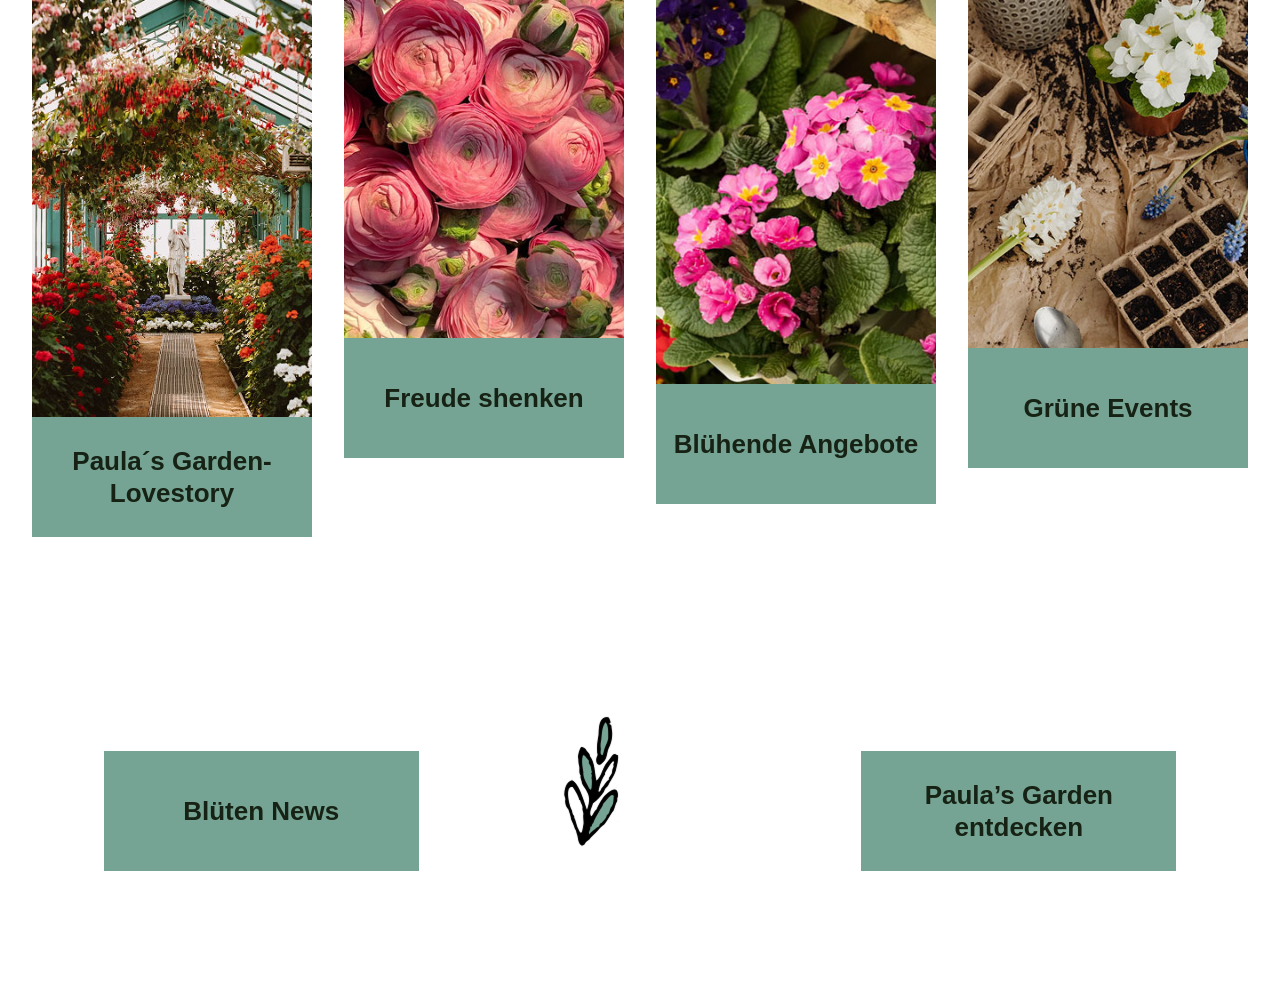
<file: index.html>
<!DOCTYPE html>
<html lang="ru">
<head>
  <meta charset="UTF-8">
  <meta name="viewport" content="width=device-width, initial-scale=1.0">
  <title>Paula’s Garden</title>
    <link rel="manifest" href="manifest.json">

  <style>
    html {
      font-size: 16px; /* 1rem = 16px */
    }

    body {
      margin: 0;
      font-family: 'Montserrat Alternates', sans-serif;
      background: #fff;
    }

    .canvas {
      display: grid;
      grid-template-columns: repeat(4, 1fr);
      grid-template-rows: repeat(2, 0.75fr);
      grid-template-areas:
              "col1 col2 col3 col4"
              "wide wide wide wide";
      gap: 2rem;
      max-width: 85.375rem; /* 1366px */
      margin: 0 auto;
      padding: 2rem;
      padding-top: 0rem;
    }

    @media (max-width: 62rem) { /* < 992px → Tablet */
      .canvas {
        grid-template-columns: repeat(2, 1fr, 1fr, 1fr);
      }
    }

    .col-1{
      grid-area: col1;
    }

    .col-2{
      grid-area: col2;
    }

    .col-3{
      grid-area: col3;
    }

    .col-4{
      grid-area: col4;
    }

    .zeile-2{
      grid-area: wide;
      display: flex;
      justify-content: space-around;
      align-items: end;
    }

    .card-img {
      width: 100%;
      max-width: 19.6875rem; /* 315px */
      height: auto;
      object-fit: cover;
      display: block;
    }

    .card-green {
      width: 100%;
      max-width: 19.6875rem;
      height: 7.5rem; /* 120px */
      display: flex;
      align-items: center;
      justify-content: center;
      text-align: center;
      background: #75A394;
      backdrop-filter: blur(0.625rem);
      transition: transform 0.3s ease, box-shadow 0.3s ease;
    }

    .card-green:hover {
      transform: scale(1.05);
      box-shadow: 0 0.5rem 1.25rem rgba(0,0,0,0.25);
    }

    .card-text a {
      color: #162214;
      text-decoration: none;
      font-size: 1.625rem; /* 26px */
      font-weight: 600;
      line-height: 2rem;
    }

    .card-text a:hover {
      color: #FBEBD0;
    }

    .small-img {
      width: 9.75rem; /* 156px */
      height: auto;
      margin-top: auto;
    }
  </style>
</head>
<body>

<div class="canvas">

  <!-- Spalte 1 -->
  <div class="col-1">
    <img class="card-img" src="img/Startseite/image-41.jpg" alt="Image"/>
    <div class=" card-green">
      <div class="card-text"><a href="paulas_lovestory.html">Paula´s Garden-Lovestory</a></div>
    </div>
  </div>

  <!-- Spalte 2 -->

    <div class="col-2">
    <img class="card-img" src="img/Startseite/image-69.jpg" alt="Image"/>
    <div class=" card-green">
      <div class="card-text"><a href="freude_schenken.html">Freude shenken</a></div>
    </div>
    </div>
    <div class="col-3">
    <img class="card-img" src="img/Startseite/image-37.jpg" alt="Image"/>
    <div class="card-green">
      <div class="card-text"><a href="bluehende_angebote.html">Blühende Angebote</a></div>
    </div>
    </div>




  <!-- Spalte 3 -->
  <div class="col-4">
    <img class="card-img" src="img/Startseite/image-34.jpg" alt="Image"/>
    <div class=" card-green">
      <div class="card-text"><a href="gruene events.html">Grüne Events</a></div>
    </div>

  </div>


  <div class="zeile-2">
  <div class="card-green ">
    <div class="card-text"><a href="blueten_news/.html">Blüten News</a></div>
  </div>
    <div >
  <img class="small-img" src="img/Startseite/Logo 1.png" alt="Small"/>
    </div>
  <div class="card-green ">
    <div class="card-text"><a href="pg_entdecken.html">Paula’s Garden entdecken</a></div>
  </div>
  </div>
</div>

</body>
</html>
</file>
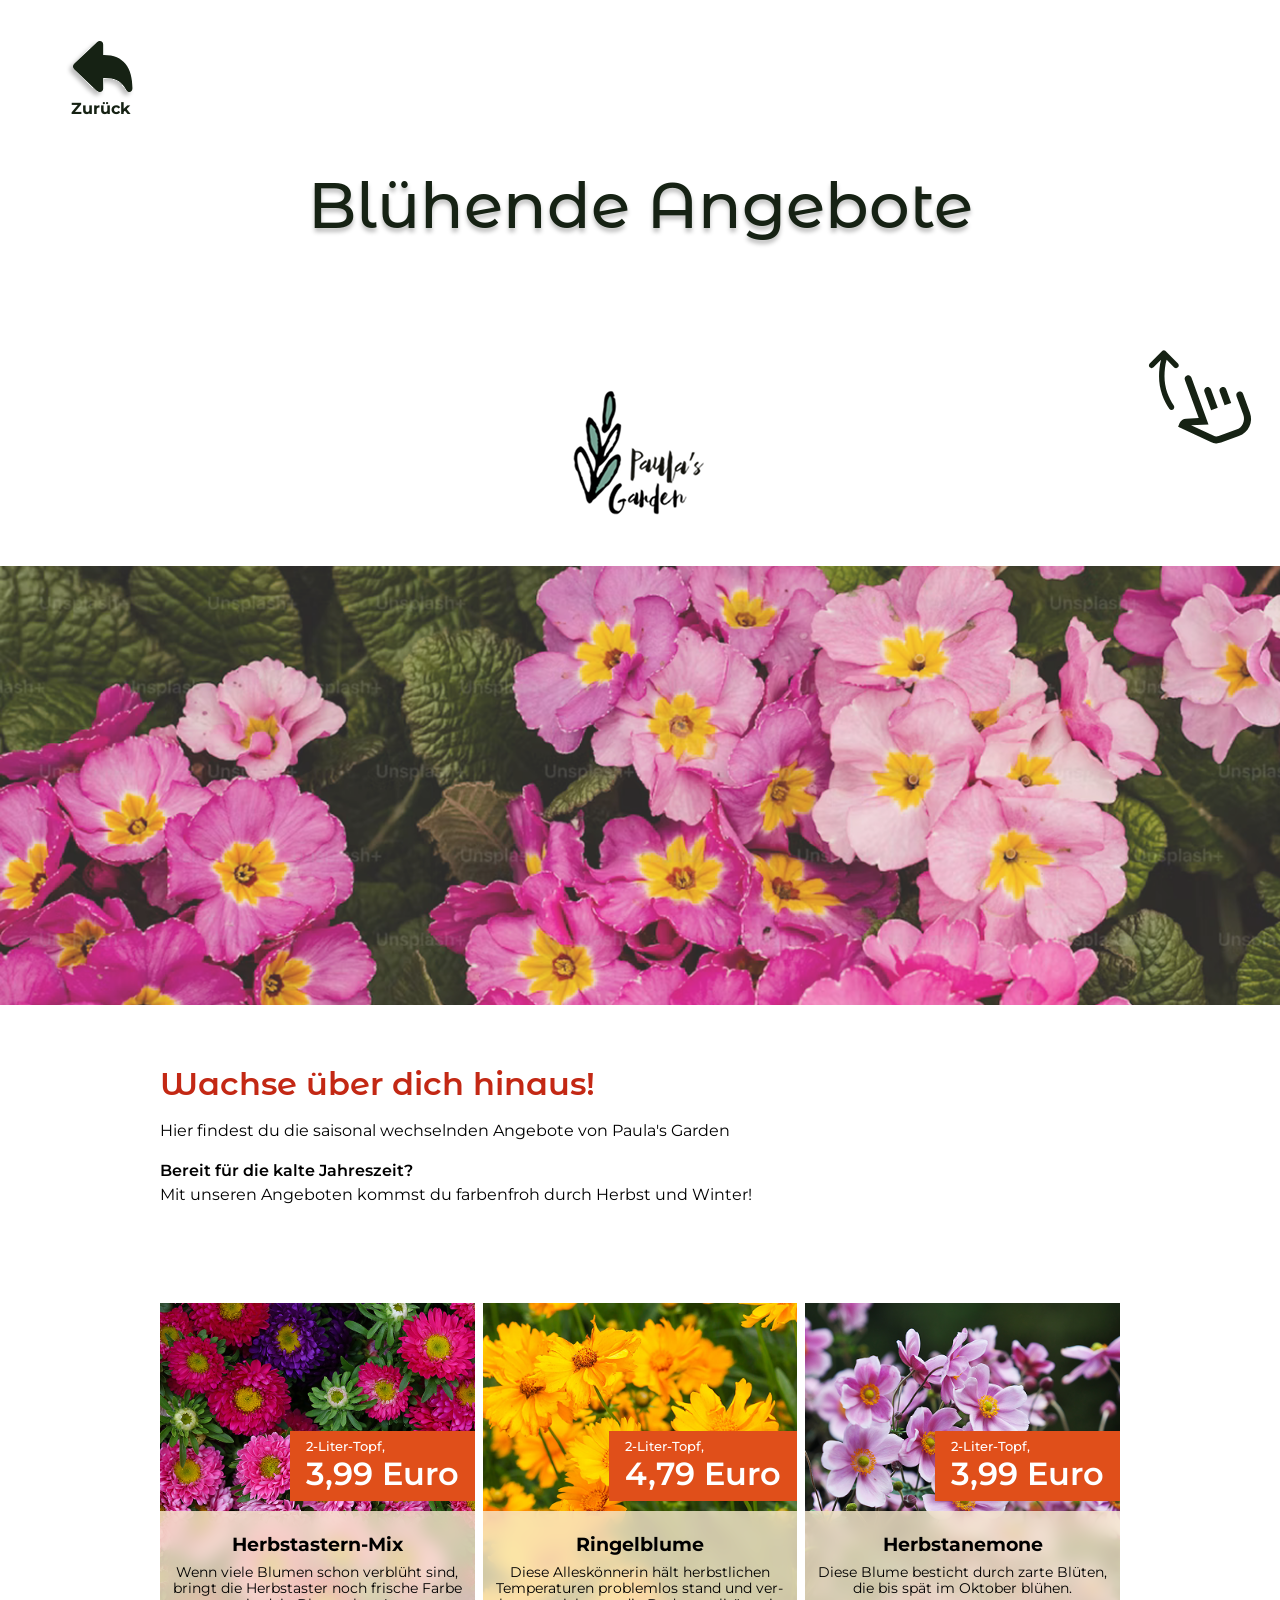
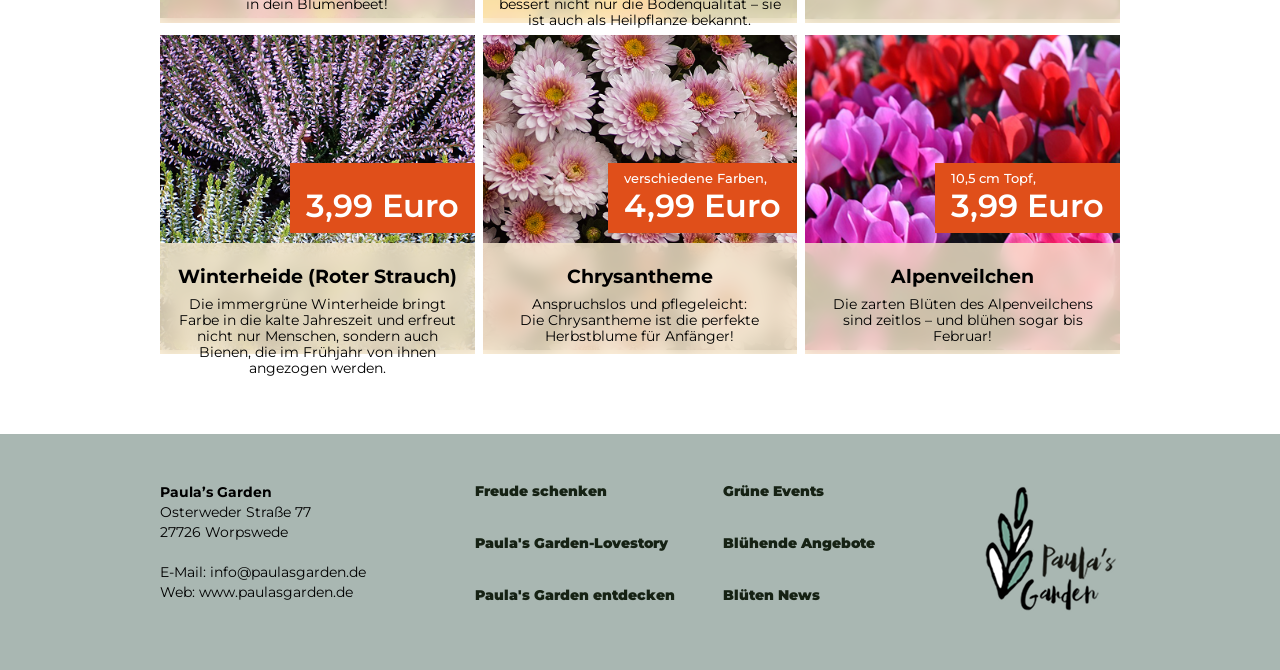
<file: bluehende_angebote.html>
<!DOCTYPE html>
<html lang="de">
<head>
  <meta charset="UTF-8">
  <meta name="viewport" content="width=device-width, initial-scale=1.0">
  <title>Blühende Angebote</title>
  <link href="https://fonts.googleapis.com/css2?family=Montserrat:wght@400;600&family=Montserrat+Alternates:wght@500;600&display=swap" rel="stylesheet">
  <style>
    html { font-size: 16px; }
    body {
      font-family: 'Montserrat', sans-serif;
      background: #fff;
      color: #000;
      max-width: 85.375rem; /* 1366px */
      margin: 0 auto;
    }

    .container {
      display: grid;
      grid-template-columns:  1fr 2fr 2fr 2fr 1fr;
      grid-template-rows: auto 14rem 14rem auto auto auto 1fr auto;
      grid-template-areas:
              "back . . . ."
              ". zag zag zag ."
              ". . log . icon"
              "wide wide wide wide wide"
              ". sect sect sect ."
              ". sect2 sect2 sect2 ."
              ". sect3 sect3 sect3 ."
              ". foot foot foot .";
      gap: 0;
    }

    /* Grid Areas */
    .back-button {
      display: flex;
      grid-area: back;
      flex-direction: column;
      justify-content: center;
      align-items: center;
      padding-top: 2.5rem;
      padding-left: 2.5rem;
    }

    a {
      text-decoration: none;
      font-family: 'Montserrat', sans-serif;
      color: #162214;
      font-weight: bolder;

    }
    h1 {
      grid-area: zag;
      font-family: 'Montserrat Alternates', sans-serif;
      font-size: 4rem;
      font-weight: 500;
      color: #162214;
      text-shadow: 0 0.25rem 0.25rem rgba(0,0,0,0.25);
      margin-top: 3rem;
      text-align: center;
    }

    .logo{
      display: flex;
      grid-area: log;
      justify-self:  center;
      align-self:  center;
    }
    .swipe{
      display: flex;
      grid-area: icon;
      justify-self:  center;
    }

    .background {
      grid-area: wide;
      width: 100%;
      margin: 0 auto;
    }

    .background_section {
      display: grid;
      grid-row: 4/5;
      grid-column: 1/-1;
      padding: 2rem 2rem;
      z-index: 1;
      background-color: #D6D3CC33;
      margin: 0;
    }

    .section {
      grid-area: sect;
      padding-top: 2rem;
      padding-bottom: 0;
      z-index: 2;
      margin: 0;
    }

    .section2 {
      grid-area: sect2;
      padding-top: 5rem;
      padding-bottom: 0.5rem;
      z-index: 2;
      margin: 0;
      display: grid;
      grid-template-columns: repeat(3, auto);
      gap: 0.5rem;
    }


    .section3 {
      grid-area: sect3;
      padding-top: 0.25rem;
      padding-bottom: 5rem;
      z-index: 2;
      margin: 0;
      display: grid;
      grid-template-columns: repeat(3, auto);
      gap: 0.5rem;
    }

    .section3 img {
      max-width: 332px;
    }

    .footer_bg {
      grid-row: 8/9;
      grid-column: 1/-1;
      background: #A9B7B2;
    }

    footer {
      grid-area: foot;
      justify-content: space-around;
      padding-top: 3rem;
      padding-bottom: 3rem;
    }

    /* Typografie */
    .section h2 {
      font-family: 'Montserrat Alternates', sans-serif;
      font-size: 2rem;
      font-weight: 600;
      color: #C32814;
      margin-bottom: 1rem;
    }
    .section p { font-size: 1rem; line-height: 1.5rem; margin-bottom: 1rem; }
    .section strong { font-weight: 600; }

    /* Footer */
    .footer-grid {
      display: flex;
      justify-content: space-between;

    }
    .footer-info {
      font-size: 0.875rem;
      line-height: 1.25rem;
    }

    .footer-links {
      display: grid;
      grid-template-columns: repeat(2, auto);
      column-gap: 3rem;
      row-gap: 1rem;
      font-size: 0.875rem;

      font-weight: 600;
    }


    .img-wrapper {
      position: relative;
      max-width: 332px;
    }

    .img-wrapper img {
      width: 100%;
    }
    .price-tag {
      position: absolute;
      top: 8rem;
      right: 0;
      background: #E04F1A;
      color: #fff;
      padding: 0.5rem 1rem;
      font-weight: 500;
      font-size: 0.8rem;
      z-index: 2;
      opacity: 1;
      transform: translateY(0);
      transition: all 0.3s ease;
    }

    h4{
      font-size: 1.2rem;
      margin-bottom: 0.5rem;
      margin-top: 0.5rem;
    }
    .price{
      font-size: 2rem;
      font-weight: 600;
    }

    .img-text {
      text-align: center;
      position: absolute;
      top: 13rem;
      bottom: 0;
      left: 0;
      right: 0;
      background: #FBEBD0CC ;
      color: #000000;
      font-size: 0.85rem;
      padding: 0.8rem;
      opacity: 1;
      
      transition: all 0.3s ease;
      backdrop-filter: blur(8px);
    }
    .img-text p {
      margin-top: 0;
    }

    .img-wrapper:hover .img-text,
    .img-wrapper:hover .price-tag,
    .img-wrapper.active .img-text,
    .img-wrapper.active .price-tag {
      opacity: 1;
      transform: translateY(0);
    }


    /* Responsive */
    @media (max-width: 62rem) {
      .section { grid-template-columns: 1fr; }
      .footer-grid { grid-template-columns: 1fr; }
      .footer-links { grid-template-columns: 1fr; }
    }
  </style>
</head>
<body>

<div class="container">
  <div class="back-button">
    <img src="img/lovestory/Vector.svg" alt="Zurück">
    <a href="index.html">Zurück</a>
  </div>
  <h1>Blühende Angebote</h1>

  <img src="img/lovestory/Logo 1.png" alt="Logo" class="logo">
  <img src="img/lovestory/Frame.svg" alt="Swipe" class="swipe">

  <img class="background" src="img/bluehende_angebote/image 9.png" alt="Hero Bild">



  <div class="background_section"></div>

  <section class="section">
   <h2>Wachse über dich hinaus!</h2>
    <p>Hier findest du die saisonal wechselnden Angebote von Paula's Garden</p>
    <p><strong>Bereit für die kalte Jahreszeit?</strong> <br>
      Mit unseren Angeboten kommst du farbenfroh durch Herbst und Winter!</p>

  </section>
  <section class="section2">
    <div class="img-wrapper">
      <img src="img/bluehende_angebote/Herbstastern.png" alt="Herbstastern">
      <div class="price-tag">2-Liter-Topf, <br> <span class="price"> 3,99 Euro</span></div>
      <div class="img-text">
        <h4>Herbstastern-Mix</h4>
        <p>Wenn viele Blumen schon verblüht sind,<br> bringt die Herbstaster noch frische Farbe<br> in dein Blumenbeet!</p>
      </div>
    </div>

    <div class="img-wrapper">
      <img src="img/bluehende_angebote/image 72.png" alt="Ringelblume">
      <div class="price-tag">2-Liter-Topf,<br> <span class="price"> 4,79 Euro</span></div>
      <div class="img-text">
        <h4>Ringelblume</h4>
        <p>Diese Alleskönnerin hält herbstlichen Temperaturen problemlos stand und ver-bessert nicht nur die Bodenqualität – sie
          ist auch als Heilpflanze bekannt.</p>
      </div>
    </div>

    <div class="img-wrapper">
      <img src="img/bluehende_angebote/Herbstanemone 2.png" alt="Herbstanemone">
      <div class="price-tag">2-Liter-Topf, <br> <span class="price"> 3,99 Euro</span></div>
      <div class="img-text">
        <h4>Herbstanemone</h4>
        <p>Diese Blume besticht durch zarte Blüten, die bis spät im Oktober blühen.</p>
      </div>
    </div>

  </section>

    <section class="section3">
      <div class="img-wrapper">
        <img src="img/bluehende_angebote/image 53.png" alt="Winterheide" >
        <div class="price-tag"> <br> <span class="price"> 3,99 Euro</span></div>
        <div class="img-text">
          <h4>Winterheide (Roter Strauch)</h4>
          <p>Die immergrüne Winterheide bringt Farbe in die kalte Jahreszeit und erfreut nicht
            nur Menschen, sondern auch Bienen, die
            im Frühjahr von ihnen angezogen werden.</p>
        </div>
      </div>

      <div class="img-wrapper">
        <img src="img/bluehende_angebote/Chrysantheme-1.png" alt="Chrysanteme" >
        <div class="price-tag">verschiedene Farben, <br> <span class="price">4,99 Euro</span></div>
        <div class="img-text">
          <h4>Chrysantheme</h4>
          <p>Anspruchslos und pflegeleicht: <br> Die Chrysantheme ist die perfekte Herbstblume für Anfänger!</p>
        </div>
      </div>

      <div class="img-wrapper">
        <img src="img/bluehende_angebote/image 59.png" alt="Alpenveilchen" >
        <div class="price-tag">10,5 cm Topf, <br>  <span class="price">3,99 Euro</span> </div>
        <div class="img-text">
          <h4>Alpenveilchen</h4>
          <p>Die zarten Blüten des Alpenveilchens sind zeitlos – und blühen sogar bis Februar!</p>
        </div>
      </div>

    </section>

  <div class="footer_bg"></div>
  <footer>
    <div class="footer-grid">
      <div class="footer-info">
        <strong>Paula’s Garden</strong><br>
        Osterweder Straße 77<br>
        27726 Worpswede<br><br>
        E-Mail: info@paulasgarden.de<br>
        Web: www.paulasgarden.de
      </div>
      <div class="footer-links">
        <a href="freude_schenken.html">Freude schenken</a>
        <a href="gruene events.html">Grüne Events</a>
        <a href="paulas_lovestory.html">Paula's Garden-Lovestory</a>
        <a href="bluehende_angebote.html">Blühende Angebote</a>
        <a href="">Paula's Garden entdecken</a>
        <a href="">Blüten News</a>
      </div>
      <div class="footer-logo">
        <img src="img/lovestory/Logo 1.png" alt="Logo">
      </div>
    </div>
  </footer>
</div>
</body>
</html>
</file>
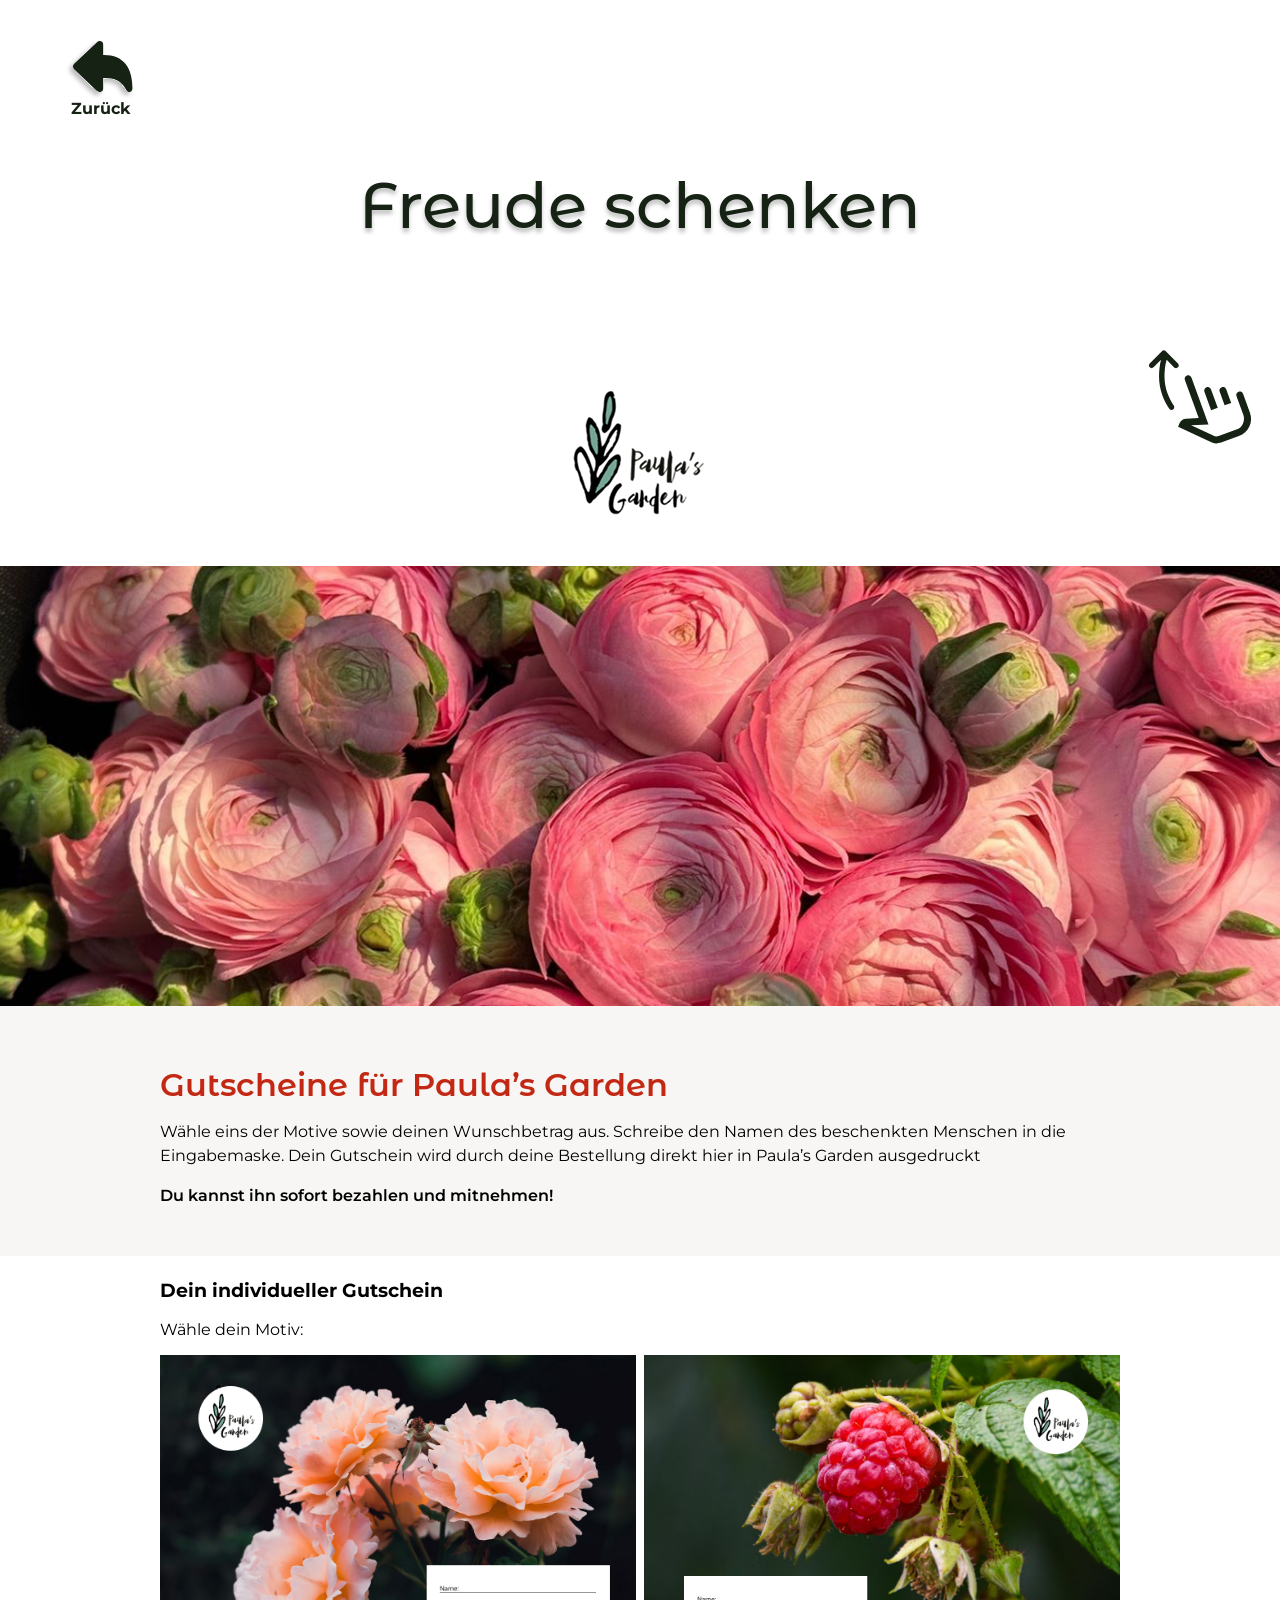
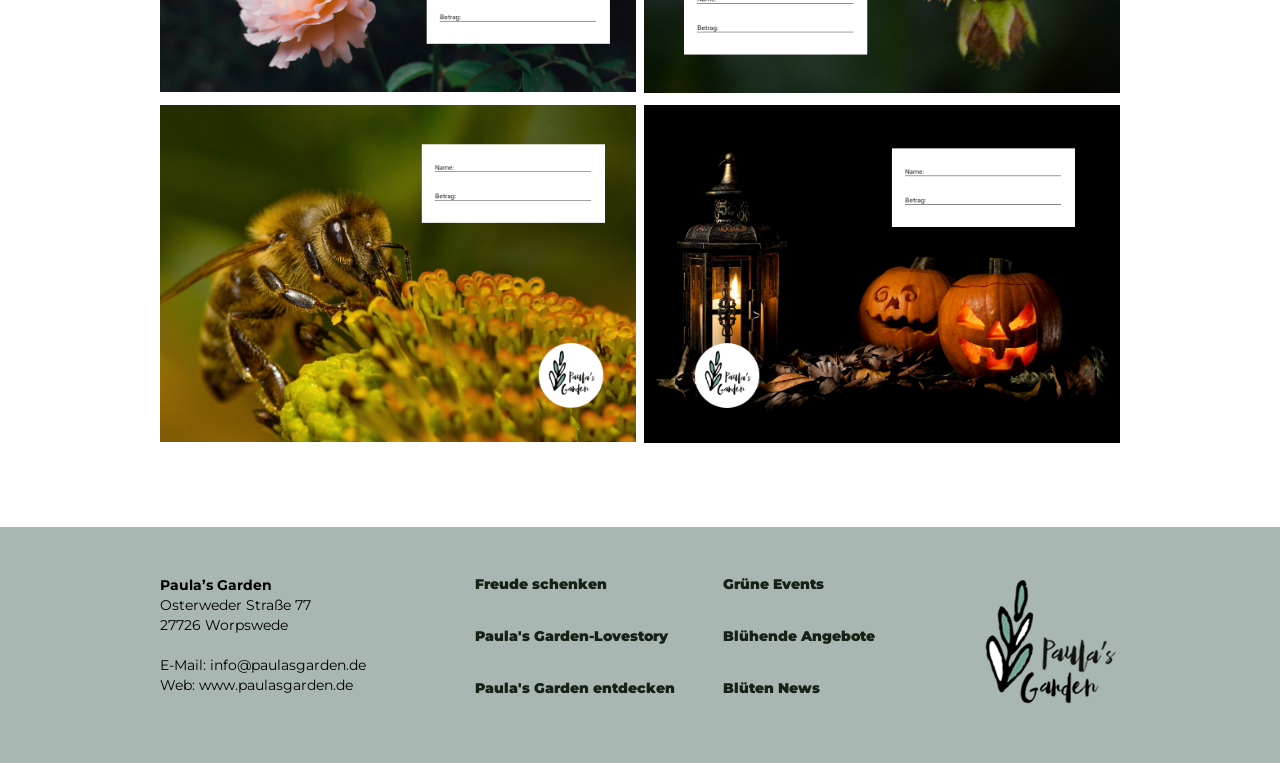
<file: freude_schenken.html>
<!DOCTYPE html>
<html lang="de">
<head>
  <meta charset="UTF-8">
  <meta name="viewport" content="width=device-width, initial-scale=1.0">
  <title>Freude schenken</title>
  <link href="https://fonts.googleapis.com/css2?family=Montserrat:wght@400;600&family=Montserrat+Alternates:wght@500;600&display=swap" rel="stylesheet">
  <style>
    html { font-size: 16px; }
    body {
      font-family: 'Montserrat', sans-serif;
      background: #fff;
      color: #000;
      max-width: 85.375rem; /* 1366px */
      margin: 0 auto;
    }

    .container {
      display: grid;
      grid-template-columns:  1fr 2fr 2fr 2fr 1fr;
      grid-template-rows: auto 14rem 14rem auto auto auto 1fr auto;
      grid-template-areas:
              "back . . . ."
              ". zag zag zag ."
              ". . log . icon"
              "wide wide wide wide wide"
              ". sect sect sect ."
              ". sect1 sect1 sect1 ."
              ". sect2 sect2 sect2 ."
              ". sect3 sect3 sect3 ."
              ". foot foot foot .";
      gap: 0;
    }

    /* Grid Areas */
    .back-button {
      display: flex;
      grid-area: back;
      flex-direction: column;
      justify-content: center;
      align-items: center;
      padding-top: 2.5rem;
      padding-left: 2.5rem;
    }

    a {
      text-decoration: none;
      font-family: 'Montserrat', sans-serif;
      color: #162214;
      font-weight: bolder;

    }
    h1 {
      grid-area: zag;
      font-family: 'Montserrat Alternates', sans-serif;
      font-size: 4rem;
      font-weight: 500;
      color: #162214;
      text-shadow: 0 0.25rem 0.25rem rgba(0,0,0,0.25);
      margin-top: 3rem;
      text-align: center;
    }

    .logo{
      display: flex;
      grid-area: log;
      justify-self:  center;
      align-self:  center;
    }
    .swipe{
      display: flex;
      grid-area: icon;
      justify-self:  center;
    }

    .background {
      grid-area: wide;
      width: 100%;
      margin: 0 auto;
    }

    .background_section {
      display: grid;
      grid-row: 5/6;
      grid-column: 1/-1;
      padding: 2rem 2rem;
      z-index: 1;
      background-color: #D6D3CC33;
      margin: 0;
    }

    .section {
      grid-area: sect;
      padding-top: 2rem;
      padding-bottom: 2rem;
      z-index: 2;
      margin: 0;
    }

    .section1 {
      grid-area: sect1;
      padding-top: 0.25rem;
      z-index: 2;
      margin: 0;
    }

    .section2 {
      grid-area: sect2;
      padding-top: 0;
      padding-bottom: 0.25rem;
      z-index: 2;
      margin: 0;
      display: grid;
      grid-template-columns: repeat(2, auto);
      gap: 0.5rem;
    }


    .section3 {
      grid-area: sect3;
      padding-top: 0.25rem;
      padding-bottom: 5rem;
      z-index: 2;
      margin: 0;
      display: grid;
      grid-template-columns: repeat(2, auto);
      gap: 0.5rem;
    }

    .section3 img {
      max-width: 582px;
    }

    .footer_bg {
      grid-row: 9/10;
      grid-column: 1/-1;
      background: #A9B7B2;
    }

    footer {
      grid-area: foot;
      justify-content: space-around;
      padding-top: 3rem;
      padding-bottom: 3rem;
    }

    /* Typografie */
    .section h2 {
      font-family: 'Montserrat Alternates', sans-serif;
      font-size: 2rem;
      font-weight: 600;
      color: #C32814;
      margin-bottom: 1rem;
    }
    .section p { font-size: 1rem; line-height: 1.5rem; margin-bottom: 1rem; }
    .section strong { font-weight: 600; }

    /* Footer */
    .footer-grid {
      display: flex;
      justify-content: space-between;

    }
    .footer-info {
      font-size: 0.875rem;
      line-height: 1.25rem;
    }

    .footer-links {
      display: grid;
      grid-template-columns: repeat(2, auto);
      column-gap: 3rem;
      row-gap: 1rem;
      font-size: 0.875rem;

      font-weight: 600;
    }


    .img-wrapper {
      position: relative;
      max-width: 582px;
    }

    .img-wrapper img {
      width: 100%;
    }

    h4{
      font-size: 1.2rem;
      margin-bottom: 0.5rem;
      margin-top: 0.5rem;
    }




    /* Responsive */
    @media (max-width: 62rem) {
      .section { grid-template-columns: 1fr; }
      .footer-grid { grid-template-columns: 1fr; }
      .footer-links { grid-template-columns: 1fr; }
    }
  </style>
</head>
<body>

<div class="container">
  <div class="back-button">
    <img src="img/lovestory/Vector.svg" alt="Zurück">
    <a href="index.html">Zurück</a>
  </div>
  <h1>Freude schenken</h1>

  <img src="img/lovestory/Logo 1.png" alt="Logo" class="logo">
  <img src="img/lovestory/Frame.svg" alt="Swipe" class="swipe">

  <img class="background" src="img/freude_schenken/image 70.png" alt="Hero Bild">



  <div class="background_section"></div>

  <section class="section">
    <h2>Gutscheine für Paula’s Garden</h2>
    <p>Wähle eins der Motive sowie deinen Wunschbetrag aus. Schreibe den Namen
      des beschenkten Menschen in die Eingabemaske. Dein Gutschein wird durch deine
      Bestellung direkt hier in Paula’s Garden ausgedruckt</p>
    <p><strong>Du kannst ihn sofort bezahlen und mitnehmen!</strong></p>
  </section>

  <section class="section1">
    <h3>Dein individueller Gutschein</h3>
    <p>Wähle dein Motiv:</p>
  </section>

  <section class="section2">
    <div class="img-wrapper">
     <a href="gutschein.html"><img src="img/freude_schenken/Group 31.jpg" alt="Rose"> </a>
    </div>

    <div class="img-wrapper">
      <a href="gutschein.html"><img src="img/freude_schenken/Group 87.jpg" alt="Himbeere"></a>
    </div>


  </section>

  <section class="section3">
    <div class="img-wrapper">
      <a href="gutschein.html"><img src="img/freude_schenken/Group 33.jpg" alt="Biene"></a>
    </div>

    <div class="img-wrapper">
      <a href="gutschein.html"><img src="img/freude_schenken/Group 34.jpg" alt="Heloween" ></a>
    </div>

  </section>

  <div class="footer_bg"></div>
  <footer>
    <div class="footer-grid">
      <div class="footer-info">
        <strong>Paula’s Garden</strong><br>
        Osterweder Straße 77<br>
        27726 Worpswede<br><br>
        E-Mail: info@paulasgarden.de<br>
        Web: www.paulasgarden.de
      </div>
      <div class="footer-links">
        <a href="freude_schenken.html">Freude schenken</a>
        <a href="gruene events.html">Grüne Events</a>
        <a href="paulas_lovestory.html">Paula's Garden-Lovestory</a>
        <a href="bluehende_angebote.html">Blühende Angebote</a>
        <a href="">Paula's Garden entdecken</a>
        <a href="">Blüten News</a>
      </div>
      <div class="footer-logo">
        <img src="img/lovestory/Logo 1.png" alt="Logo">
      </div>
    </div>
  </footer>
</div>
</body>
</html>
</file>
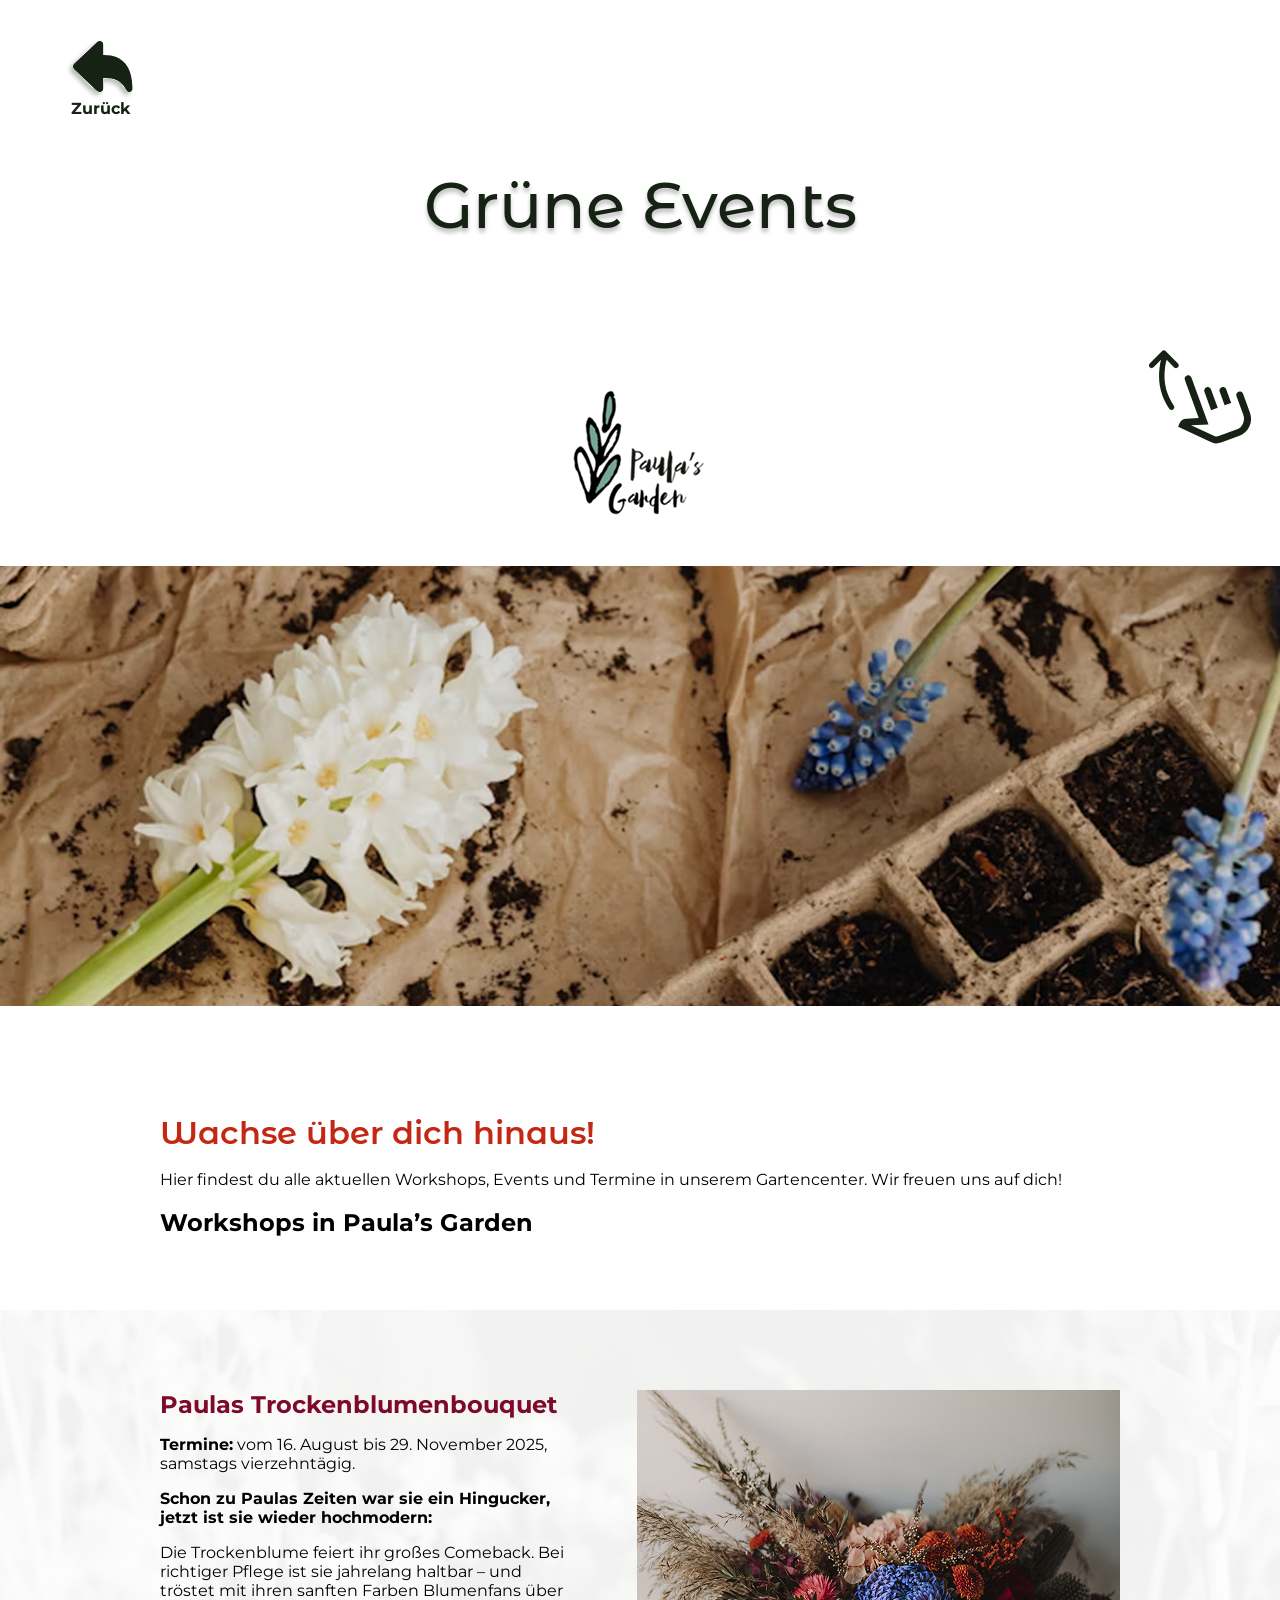
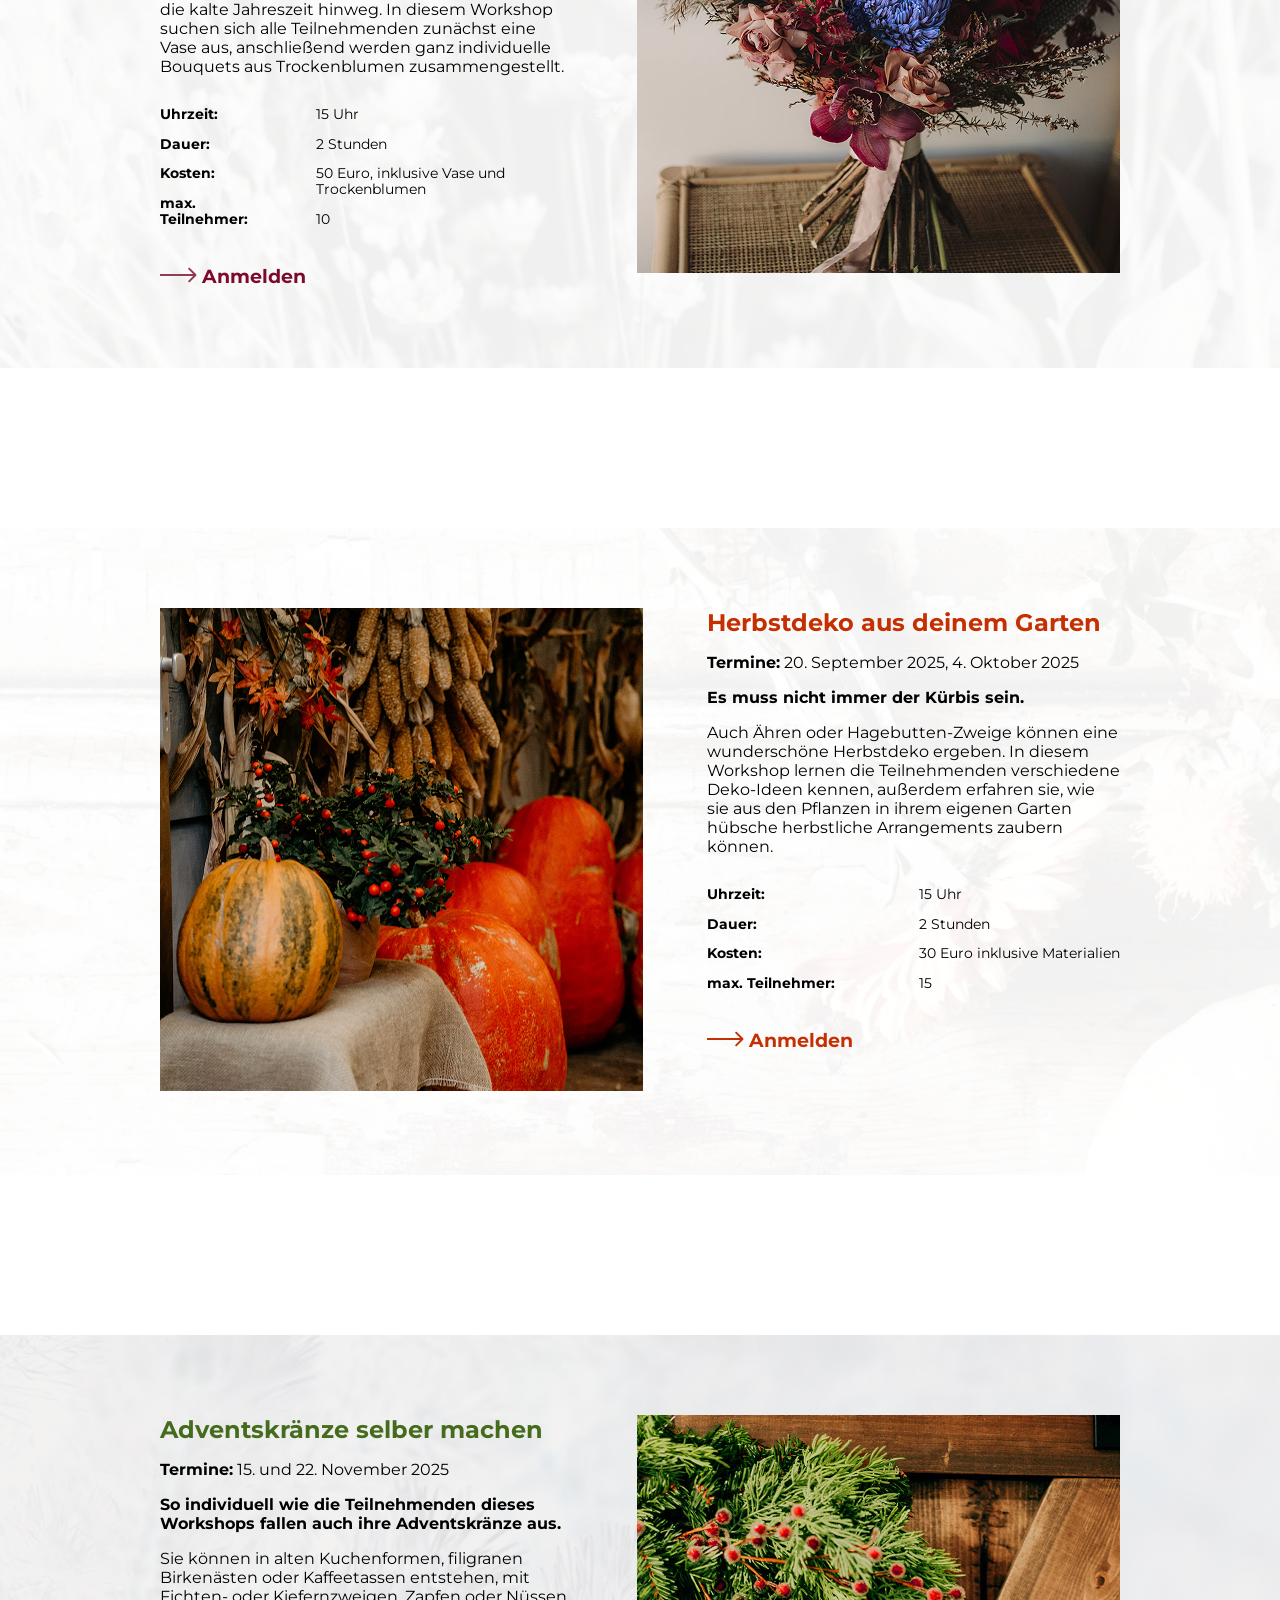
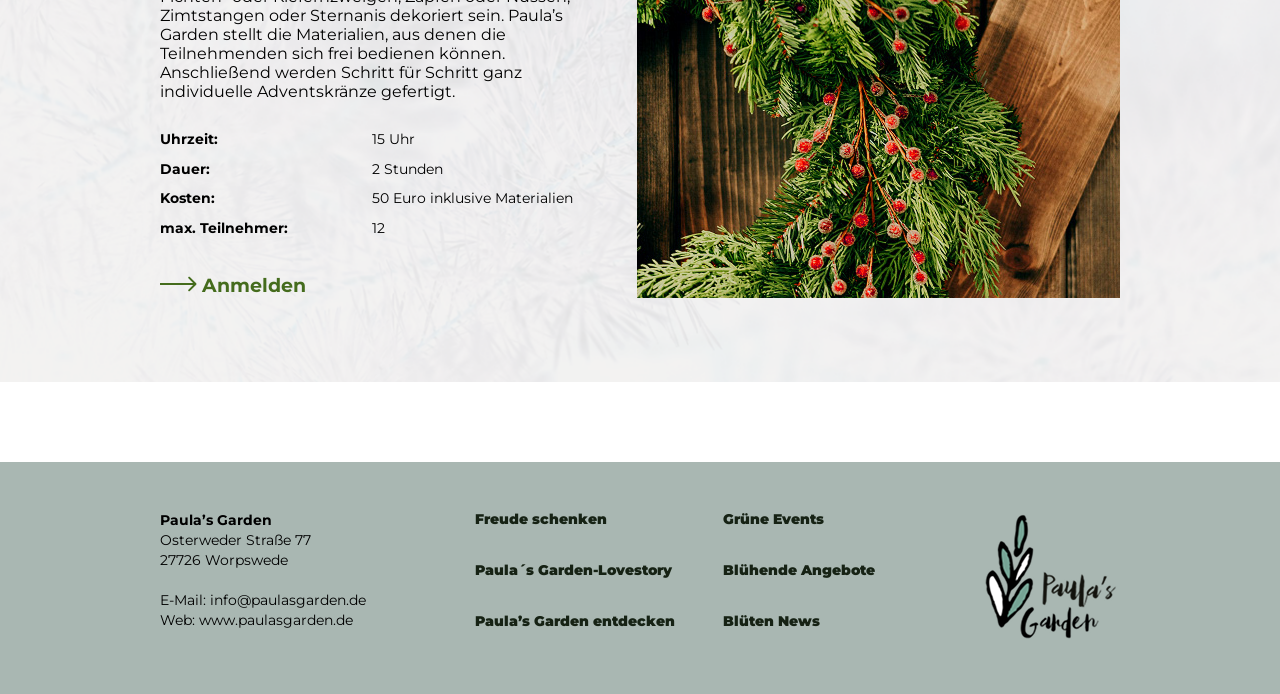
<file: gruene events.html>
<!DOCTYPE html>
<html lang="de">
<head>
  <meta charset="UTF-8">
  <meta name="viewport" content="width=device-width, initial-scale=1.0">
  <title>Grüne Events</title>
  <link href="https://fonts.googleapis.com/css2?family=Montserrat:wght@400;600&family=Montserrat+Alternates:wght@500;600&display=swap" rel="stylesheet">
  <style>
    html { font-size: 16px; }
    body {
      font-family: 'Montserrat', sans-serif;
      background: #fff;
      color: #000;
      max-width: 85.375rem; /* 1366px */
      margin: 0 auto;
    }

    .container {
      display: grid;
      grid-template-columns:  1fr 2fr 2fr 2fr 1fr;
      grid-template-rows: auto 14rem 14rem auto 14rem auto auto 1fr auto;
      grid-template-areas:
              "back . .  . ."
              ". zag zag zag ."
              ". . log . icon"
              "wide wide wide wide wide"
              ". sect sect sect ."
              ". sect1 sect1 sect1 ."
              ". sect2 sect2 sect2 ."
              ". sect3 sect3 sect3 ."
              ". foot foot foot .";
      gap: 0rem;
    }

    /* Grid Areas */
    .back-button {
      display: flex;
      grid-area: back;
      flex-direction: column;
      justify-content: center;
      align-items: center;
      padding-top: 2.5rem;
      padding-left: 2.5rem;
    }

    a {
      text-decoration: none;
      font-family: 'Montserrat', sans-serif;
      color: #162214;
      font-weight: bolder;

    }
    h1 {
      grid-area: zag;
      font-family: 'Montserrat Alternates', sans-serif;
      font-size: 4rem;
      font-weight: 500;
      color: #162214;
      text-shadow: 0 0.25rem 0.25rem rgba(0,0,0,0.25);
      margin-top: 3rem;
      text-align: center;
    }

    .background {
      grid-area: wide;
      width: 100%;
      margin: 0 auto;
    }
    .logo{
      display: flex;
      grid-area: log;
      justify-self:  center;
      align-self:  center;
    }
    .swipe{
      display: flex;
      grid-area: icon;
      justify-self:  center;
    }

    .background_section1 {
      display: grid;
      grid-row: 6/7;
      grid-column: 1/-1;
      background: url("img/gruene_events/Floristin.png") center/cover no-repeat;
      padding: 4rem 2rem;
      z-index: 1;
      margin-top: 5rem;
      margin-bottom: 5rem;
    }


    h3{
      font-size: 1.5rem;
      margin: 0;
    }


    .section {
      grid-area: sect;
      margin-top: 5rem;
      margin-bottom: 5rem;
    }

    .section1 {
      grid-area: sect1;
      display: flex;
      justify-content: space-around;
      gap: 4rem;
      padding-top: 5rem;
      padding-bottom: 5rem;
      z-index: 2;
      margin-top: 5rem;
      margin-bottom: 5rem;
    }

    .section1 h3 {
        color: #7D092B;
    }

    .tab {
      display: flex;
      grid-template-columns: 2, 1fr;
      justify-content: space-between;
      column-gap: 3rem;
      font-size: 0.85rem;
      margin-bottom: 1.5rem;
    }

    .background_section2 {
        display: grid;
        grid-row: 7/8;
        grid-column: 1/-1;
        background: url("img/gruene_events/Floristin-3.png") center/cover no-repeat;
        padding: 4rem 2rem;
        z-index: 1;
        margin-top: 5rem;
        margin-bottom: 5rem;
    }

    .section2 h3 {
        color: #C53002;
    }

    .section2 {
      grid-area: sect2;
      display: flex;
      justify-content: space-around;
      gap: 4rem;
      padding-top: 5rem;
      padding-bottom: 5rem;
      z-index: 2;
      margin-top: 5rem;
      margin-bottom: 5rem;
    }

    .background_section3 {
        display: grid;
        grid-row: 8/9;
        grid-column: 1/-1;
        background: url("img/gruene_events/Floristin-1.png") center/cover no-repeat;
        padding: 4rem 2rem;
        z-index: 1;
        margin-top: 5rem;
        margin-bottom: 5rem;
    }

    .section3 h3 {
        color: #456C1D;
    }

    .section3 {
      grid-area: sect3;
      display: flex;
      justify-content: space-around;
      gap: 4rem;
      padding-top: 5rem;
      padding-bottom: 5rem;
      z-index: 2;
      margin-top: 5rem;
      margin-bottom: 5rem;
    }
    .anmelde-button{
        font-size: 1.2rem;
        font-weight: bolder;
    }

    .section1 .anmelde-button {
        color: #7D092B;
    }

    .section2 .anmelde-button {
        color: #C53002;
    }

    .section3 .anmelde-button {
        color: #456C1D;
    }

    .footer_bg {
      grid-row: 9/10;
      grid-column: 1/-1;
      background: #A9B7B2;
    }


    footer {
      grid-area: foot;
      justify-content: space-around;
      padding-top: 3rem;
      padding-bottom: 3rem;
    }

    /* Typografie */
    .section h2 {
      font-family: 'Montserrat Alternates', sans-serif;
      font-size: 2rem;
      font-weight: 600;
      color: #C32814;
      margin-bottom: 1rem;
    }
    .section p { font-size: 1rem; line-height: 1.5rem; margin-bottom: 1rem; }
    .section strong { font-weight: 600; }

    /* Footer */
    .footer-grid {
      display: flex;
      justify-content: space-between;

    }
    .footer-info {
      font-size: 0.875rem;
      line-height: 1.25rem;
    }

    .footer-links {
      display: grid;
      grid-template-columns: repeat(2, auto);
      column-gap: 3rem;
      row-gap: 1rem;
      font-size: 0.875rem;
      font-weight: 600;
    }

    .footer-logo {
      display: flex;
      justify-content: center; }

    /* Responsive */
    @media (max-width: 62rem) {
      .section { grid-template-columns: 1fr; }
      .footer-grid { grid-template-columns: 1fr; }
      .footer-links { grid-template-columns: 1fr; }
    }
  </style>
</head>
<body>

<div class="container">
  <div class="back-button">
    <img src="img/lovestory/Vector.svg" alt="Zurück">
    <a href="index.html">Zurück</a>
  </div>
  <h1>Grüne Events</h1>

  <img src="img/lovestory/Logo 1.png" alt="Logo" class="logo">
  <img src="img/lovestory/Frame.svg" alt="Swipe" class="swipe">

  <img class="background" src="img/gruene_events/image 34.png" alt="Hero Bild">



  <section class="section">
    <h2>Wachse über dich hinaus!</h2>
    <p>Hier findest du alle aktuellen Workshops, Events und Termine in unserem Gartencenter.
      Wir freuen uns auf dich!</p>

    <h3>Workshops in Paula’s Garden</h3>
  </section>

  <div class="background_section1"></div>

  <section class="section1">
    <div>
      <h3>Paulas Trockenblumenbouquet</h3>
      <p><strong>Termine:</strong>  vom 16. August bis 29. November 2025,
        samstags vierzehntägig.</p>
      <p><strong>Schon zu Paulas Zeiten war sie ein Hingucker, jetzt ist sie wieder hochmodern:</strong></p>
      <p>Die Trockenblume feiert ihr großes Comeback. Bei richtiger
        Pflege ist sie jahrelang haltbar – und tröstet mit ihren
        sanften Farben Blumenfans über die kalte Jahreszeit hinweg.
        In diesem Workshop suchen sich alle Teilnehmenden zunächst eine
        Vase aus, anschließend werden ganz individuelle Bouquets aus
        Trockenblumen zusammengestellt.</p>
      <div class="tab">
        <div>
        <p><strong>Uhrzeit:</strong></p>
        <p><strong>Dauer:</strong></p>
        <p><strong>Kosten:</strong></p>
        <p><strong>max. Teilnehmer:</strong></p>
        </div>
        <div>
        <p>15 Uhr</p>
        <p>2 Stunden</p>
        <p>50 Euro, inklusive Vase und Trockenblumen</p>
        <p>10</p>
      </div>
      </div>
      <div class="anmelde-button">
        <img src="img/gruene_events/Arrow 1.svg">
        Anmelden</div>
      </div>

    <div>
      <img src="img/gruene_events/Floristin-26 1.png" alt="Bouquet">
    </div>
  </section>


  <div class="background_section2"></div>

  <section class="section2">
      <div>
          <img src="img/gruene_events/Floristin-2.png" alt="Bouquet">
      </div>
      <div>
          <h3>Herbstdeko aus deinem Garten</h3>
          <p><strong>Termine:</strong>   20. September 2025, 4. Oktober 2025</p>
          <p><strong>Es muss nicht immer der Kürbis sein.</strong></p>
          <p>Auch Ähren oder Hagebutten-Zweige können eine wunderschöne Herbstdeko ergeben.
              In diesem Workshop lernen die Teilnehmenden verschiedene Deko-Ideen kennen,
              außerdem erfahren sie, wie sie aus den Pflanzen in ihrem eigenen Garten hübsche
              herbstliche Arrangements zaubern können.</p>
          <div class="tab">
              <div>
                  <p><strong>Uhrzeit:</strong></p>
                  <p><strong>Dauer:</strong></p>
                  <p><strong>Kosten:</strong></p>
                  <p><strong>max. Teilnehmer:</strong></p>
              </div>
              <div>
                  <p>15 Uhr</p>
                  <p>2 Stunden</p>
                  <p>30 Euro inklusive Materialien</p>
                  <p>15</p>
              </div>
          </div>
          <div class="anmelde-button">
              <img src="img/gruene_events/Arrow 2.svg">
              Anmelden</div>
      </div>

  </section>

  <div class="background_section3"></div>

  <section class="section3">
      <div>
          <h3>Adventskränze selber machen</h3>
          <p><strong>Termine:</strong>  15. und 22. November 2025</p>
          <p><strong>So individuell wie die Teilnehmenden dieses Workshops fallen auch ihre Adventskränze aus.</strong></p>
          <p>Sie können in alten Kuchenformen, filigranen Birkenästen oder Kaffeetassen entstehen,
              mit Fichten- oder Kiefernzweigen, Zapfen oder Nüssen, Zimtstangen oder Sternanis
              dekoriert sein. Paula’s Garden stellt die Materialien, aus denen die Teilnehmenden
              sich frei bedienen können. Anschließend werden Schritt für Schritt ganz individuelle
              Adventskränze gefertigt.</p>
          <div class="tab">
              <div>
                  <p><strong>Uhrzeit:</strong></p>
                  <p><strong>Dauer:</strong></p>
                  <p><strong>Kosten:</strong></p>
                  <p><strong>max. Teilnehmer:</strong></p>
              </div>
              <div>
                  <p>15 Uhr</p>
                  <p>2 Stunden</p>
                  <p>50 Euro inklusive Materialien</p>
                  <p>12</p>
              </div>
          </div>
          <div class="anmelde-button">
              <img src="img/gruene_events/Arrow 3.svg">
              Anmelden</div>
      </div>

      <div>
          <img src="img/gruene_events/Floristin-2 1.png" alt="Bouquet">
      </div>
  </section>

  <div class="footer_bg"></div>
  <footer>
    <div class="footer-grid">
      <div class="footer-info">
        <strong>Paula’s Garden</strong><br>
        Osterweder Straße 77<br>
        27726 Worpswede<br><br>
        E-Mail: info@paulasgarden.de<br>
        Web: www.paulasgarden.de
      </div>
      <div class="footer-links">
        <a href="freude_schenken.html">Freude schenken</a>
        <a href="gruene events.html">Grüne Events</a>
        <a href="paulas_lovestory.html">Paula´s Garden-Lovestory</a>
        <a href="bluehende_angebote.html">Blühende Angebote</a>
        <a href="">Paula’s Garden entdecken</a>
        <a href="">Blüten News</a>
      </div>
      <div class="footer-logo">
        <img src="img/lovestory/Logo 1.png" alt="Logo">
      </div>
    </div>
  </footer>
</div>

</body>
</html>
</file>
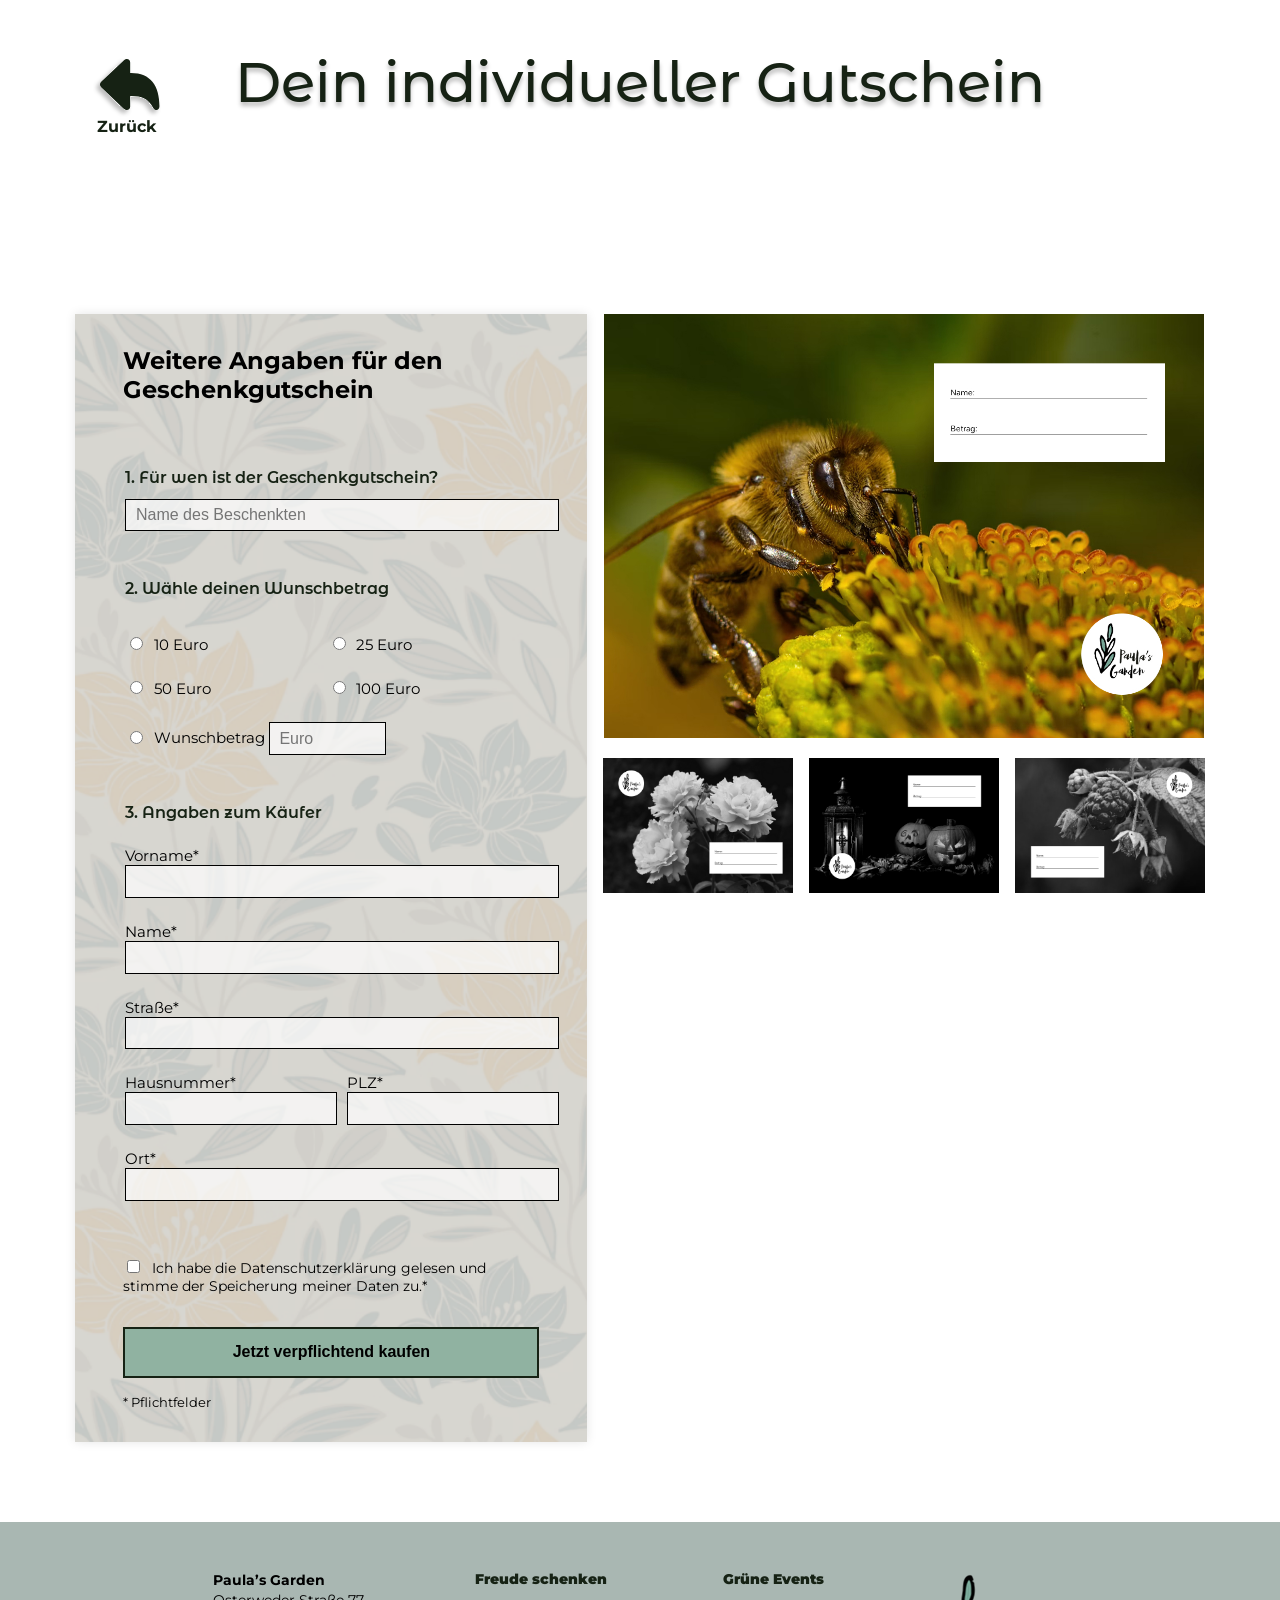
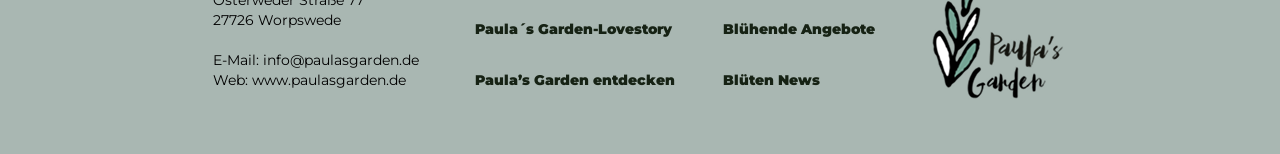
<file: gutschein.html>
<!DOCTYPE html>
<html lang="de">
<head>
  <meta charset="UTF-8">
  <meta name="viewport" content="width=device-width, initial-scale=1.0">
  <title>Paula’s Garden - Gutschein</title>
  <link href="https://fonts.googleapis.com/css2?family=Montserrat:wght@400;600&family=Montserrat+Alternates:wght@500;600&display=swap" rel="stylesheet">
  <style>
    html { font-size: 16px; }
    body {
      font-family: 'Montserrat', sans-serif;
      background: #fff;
      color: #000;
      max-width: 85.375rem; /* 1366px */
      margin: 0 auto;
    }

    /* ========== GRID LAYOUT ========== */
    .container {
      display: grid;
      grid-template-columns: 1fr 2fr 2fr 1fr;
      grid-template-rows: auto auto auto;
      grid-template-areas:
              "back h1 h1 ."
              "sect2 sect2 sect2 sect2"
              ". foot foot .";
      gap: 0;
    }

    /* ---------- HEADER ---------- */
    .back-button {
      display: flex;
      grid-area: back;
      flex-direction: column;
      justify-content: center;
      align-items: center;
      padding-top: 2.5rem;
      padding-left: 2.5rem;
    }

    a {
      text-decoration: none;
      font-family: 'Montserrat', sans-serif;
      color: #162214;
      font-weight: bolder;
    }

    h1 {
      grid-area: h1;
      font-family: 'Montserrat Alternates', sans-serif;
      font-size: 3.5rem;
      font-weight: 500;
      color: #162214;
      text-shadow: 0 0.25rem 0.25rem rgba(0,0,0,0.25);
      margin-top: 3rem;
      text-align: center;
    }

    h2 { font-size: 1.5rem; margin: 0; }

    /* ---------- SECTION ---------- */
    .section {
      grid-area: sect2;
      display: flex;
      gap: 0.95rem;
      justify-self: center;
      margin-bottom: 5rem;
      margin-top: 10rem;
    }

    .form {
      background: url("img/gutschein/image 12.png") center/cover no-repeat;
      padding: 2rem 3rem;
      box-shadow: 0 0 10px rgba(0,0,0,0.1);
      display: flex;
      flex-direction: column;
      gap: 1em;
      max-width: 26rem;
    }

    .form fieldset { border: none; padding: 0; margin-bottom: 1rem; }

    .form legend,
    .form h3 {
      font-family: 'Montserrat Alternates', sans-serif;
      font-weight: 600;
      font-size: 1rem;
      margin-bottom: 0.75rem;
      margin-top: 3rem;
      color: #162214;
      gap: 1rem;
    }

    .wunschbetrag { display: grid; grid-template-columns: repeat(2, auto); }

    .form label { font-size: 0.95rem; display: block; margin-top: 1.5rem; }

    .form input[type="text"],
    .form input[type="number"] {
      width: 100%;
      padding: 0.4rem 0.6rem;
      font-size: 1rem;
      border: 1px solid #000;
      background: #FFFFFFB2;
      gap: 1rem;
    }

    .form input[type="radio"] { margin-right: 0.4rem; }
    .form input[type="checkbox"] { margin-right: 0.5rem; }

    .form button {
      background-color: #90B2A1;
      color: #000;
      border: 2px solid #162214;
      font-weight: 600;
      padding: 0.9rem 1.5rem;
      cursor: pointer;
      font-size: 1rem;
      margin-top: 1rem;
      width: 100%;
    }

    .form button:hover { background-color: #7fa392; }

    /* ---------- BILDER ---------- */
    .foto {
      display: flex;
      flex-direction: column;
      align-items: center;
      gap: 1rem;
    }

    .fotoauswahl1 img {
      max-width: 600px;
    }

    .fotoauswahl2 {
      display: flex;
      gap: 1rem;
    }

    .fotoauswahl2 img {
      width: 190px;
      height: auto;
      filter: grayscale(100%);
      cursor: pointer;
      transition: filter 0.3s;
    }

    .thumbnail.active { filter: none; }

    /* ---------- POP-UP ---------- */
    .popup-overlay {
      display: none;
      position: fixed;
      inset: 0;
      background-color: rgba(0,0,0,0.5);
      justify-content: center;
      align-items: center;
      z-index: 1000;
    }

    .popup {
      background: #D9D6D0CC;
      padding: 2rem 2.5rem;
      box-shadow: 0 0 15px rgba(0,0,0,0.3);
      text-align: center;
      max-width: 46rem;
    }

    .popup h2 {
      font-family: 'Montserrat Alternates', sans-serif;
      font-size: 1.3rem;
      color: #162214;
      margin-bottom: 1rem;
    }

    .popup p { font-size: 1rem; line-height: 1.5; margin-bottom: 2rem; }

    .popup button {
      background-color: #90B2A1;
      color: #000;
      border: 2px solid #162214;
      font-weight: 600;
      padding: 0.6rem 1.5rem;
      border-radius: 0.4rem;
      cursor: pointer;
      font-size: 1rem;
    }

    .popup button:hover { background-color: #7fa392; }

    /* ---------- FOOTER ---------- */
    .footer_bg { grid-row: 3/4; grid-column: 1/-1; background: #A9B7B2; }

    footer {
      grid-area: foot;
      justify-content: space-around;
      padding-top: 3rem;
      padding-bottom: 3rem;
    }

    .footer-grid {
      display: flex;
      justify-content: space-between;
    }

    .footer-info {
      font-size: 0.875rem;
      line-height: 1.25rem;
    }

    .footer-links {
      display: grid;
      grid-template-columns: repeat(2, auto);
      column-gap: 3rem;
      row-gap: 1rem;
      font-size: 0.875rem;
      font-weight: 600;
    }

    .footer-logo { display: flex; justify-content: center; }

    /* ---------- RESPONSIVE ---------- */
    @media (max-width: 62rem) {
      .section { flex-direction: column; align-items: center; }
      .fotoauswahl2 { flex-wrap: wrap; justify-content: center; }
      .form { width: 90%; }
    }
  </style>
</head>
<body>
<div class="container">

  <div class="back-button">
    <img src="img/lovestory/Vector.svg" alt="Zurück">
    <a href="index.html">Zurück</a>
  </div>

  <h1>Dein individueller Gutschein</h1>

  <section class="section">
    <div class="form">
      <h2>Weitere Angaben für den Geschenkgutschein</h2>
      <fieldset>
        <h3>1. Für wen ist der Geschenkgutschein?</h3>
        <input type="text" placeholder="Name des Beschenkten" required>

        <h3>2. Wähle deinen Wunschbetrag</h3>
        <div class="wunschbetrag">
          <label><input type="radio" name="betrag"> 10 Euro</label>
          <label><input type="radio" name="betrag"> 25 Euro</label>
          <label><input type="radio" name="betrag"> 50 Euro</label>
          <label><input type="radio" name="betrag"> 100 Euro</label>
        </div>
        <label><input type="radio" name="betrag"> Wunschbetrag
          <input type="number" placeholder="Euro" style="width:6rem;">
        </label>

        <h3>3. Angaben zum Käufer</h3>
        <label>Vorname*<br>
          <input type="text" required></label>
        <label>Name*<br>
          <input type="text" required></label>
        <label>Straße*<br>
          <input type="text" required></label>
        <div style="display:flex; column-gap:2rem;">
          <label>Hausnummer*<br>
            <input type="text" required style="flex:1;"></label>
          <label>PLZ*<br>
            <input type="number" required style="flex:1;"></label>
        </div>
        <label>Ort*<br>
          <input type="text" required></label>
      </fieldset>

      <label style="font-size: 0.9rem;">
        <input type="checkbox" required>
        Ich habe die Datenschutzerklärung gelesen und stimme der Speicherung meiner Daten zu.*
      </label>

      <button type="button" onclick="showPopup()">Jetzt verpflichtend kaufen</button>
      <small>* Pflichtfelder</small>
    </div>

    <div class="foto">
      <div class="fotoauswahl1">
        <img src="img/gutschein/Group 33.jpg" alt="Motiv groß" id="fotoauswahl1">
      </div>
      <div class="fotoauswahl2">
        <img src="img/gutschein/Group 31.jpg" alt="Motiv 1" class="thumbnail">
        <img src="img/gutschein/Group 34.jpg" alt="Motiv 2" class="thumbnail">
        <img src="img/gutschein/Group 87.jpg" alt="Motiv 3" class="thumbnail">
      </div>
    </div>
  </section>

  <div class="footer_bg"></div>

  <footer>
    <div class="footer-grid">
      <div class="footer-info">
        <strong>Paula’s Garden</strong><br>
        Osterweder Straße 77<br>
        27726 Worpswede<br><br>
        E-Mail: info@paulasgarden.de<br>
        Web: www.paulasgarden.de
      </div>
      <div class="footer-links">
        <a href="freude_schenken.html">Freude schenken</a>
        <a href="gruene events.html">Grüne Events</a>
        <a href="paulas_lovestory.html">Paula´s Garden-Lovestory</a>
        <a href="bluehende_angebote.html">Blühende Angebote</a>
        <a href="">Paula’s Garden entdecken</a>
        <a href="">Blüten News</a>
      </div>
      <div class="footer-logo">
        <img src="img/lovestory/Logo 1.png" alt="Logo">
      </div>
    </div>
  </footer>
</div>

<!-- ========== POP-UP ========== -->
<div class="popup-overlay" id="popup">
  <div class="popup">
    <h3>Bestellung erfolgreich!</h3>
    <p>
      Die Bestellung deines Gutscheins ist eingegangen und wird für dich gedruckt.<br><br>
      Du kannst ihn in <strong>10 Minuten an der Kasse 4</strong> abholen und direkt mit deinen weiteren Einkäufen bezahlen.<br><br>
      Wir wünschen dir und dem von dir beschenkten Menschen viel Freude damit.<br><br>
      <strong>Dein Paula’s Garden Team</strong>
    </p>
    <button onclick="closePopup()">OK</button>
  </div>
</div>

<script>
  function showPopup() {
    document.getElementById('popup').style.display = 'flex';
  }
  function closePopup() {
    document.getElementById('popup').style.display = 'none';
  }

  // ---------- BILD-TAUSCH MIT JS ----------
  const mainImage = document.getElementById("fotoauswahl1");
  const thumbnails = document.querySelectorAll(".thumbnail");

  thumbnails.forEach(thumbnail => {
    thumbnail.addEventListener("click", () => {
      // Tausche Bilder
      const tempSrc = mainImage.src;
      mainImage.src = thumbnail.src;
      thumbnail.src = tempSrc;

      // Graufilter: alle grau, nur das aktuelle im großen Bild farbig
      thumbnails.forEach(t => t.classList.remove("active"));
      thumbnail.classList.add("active");
    });
  });
</script>
</body>
</html>
</file>
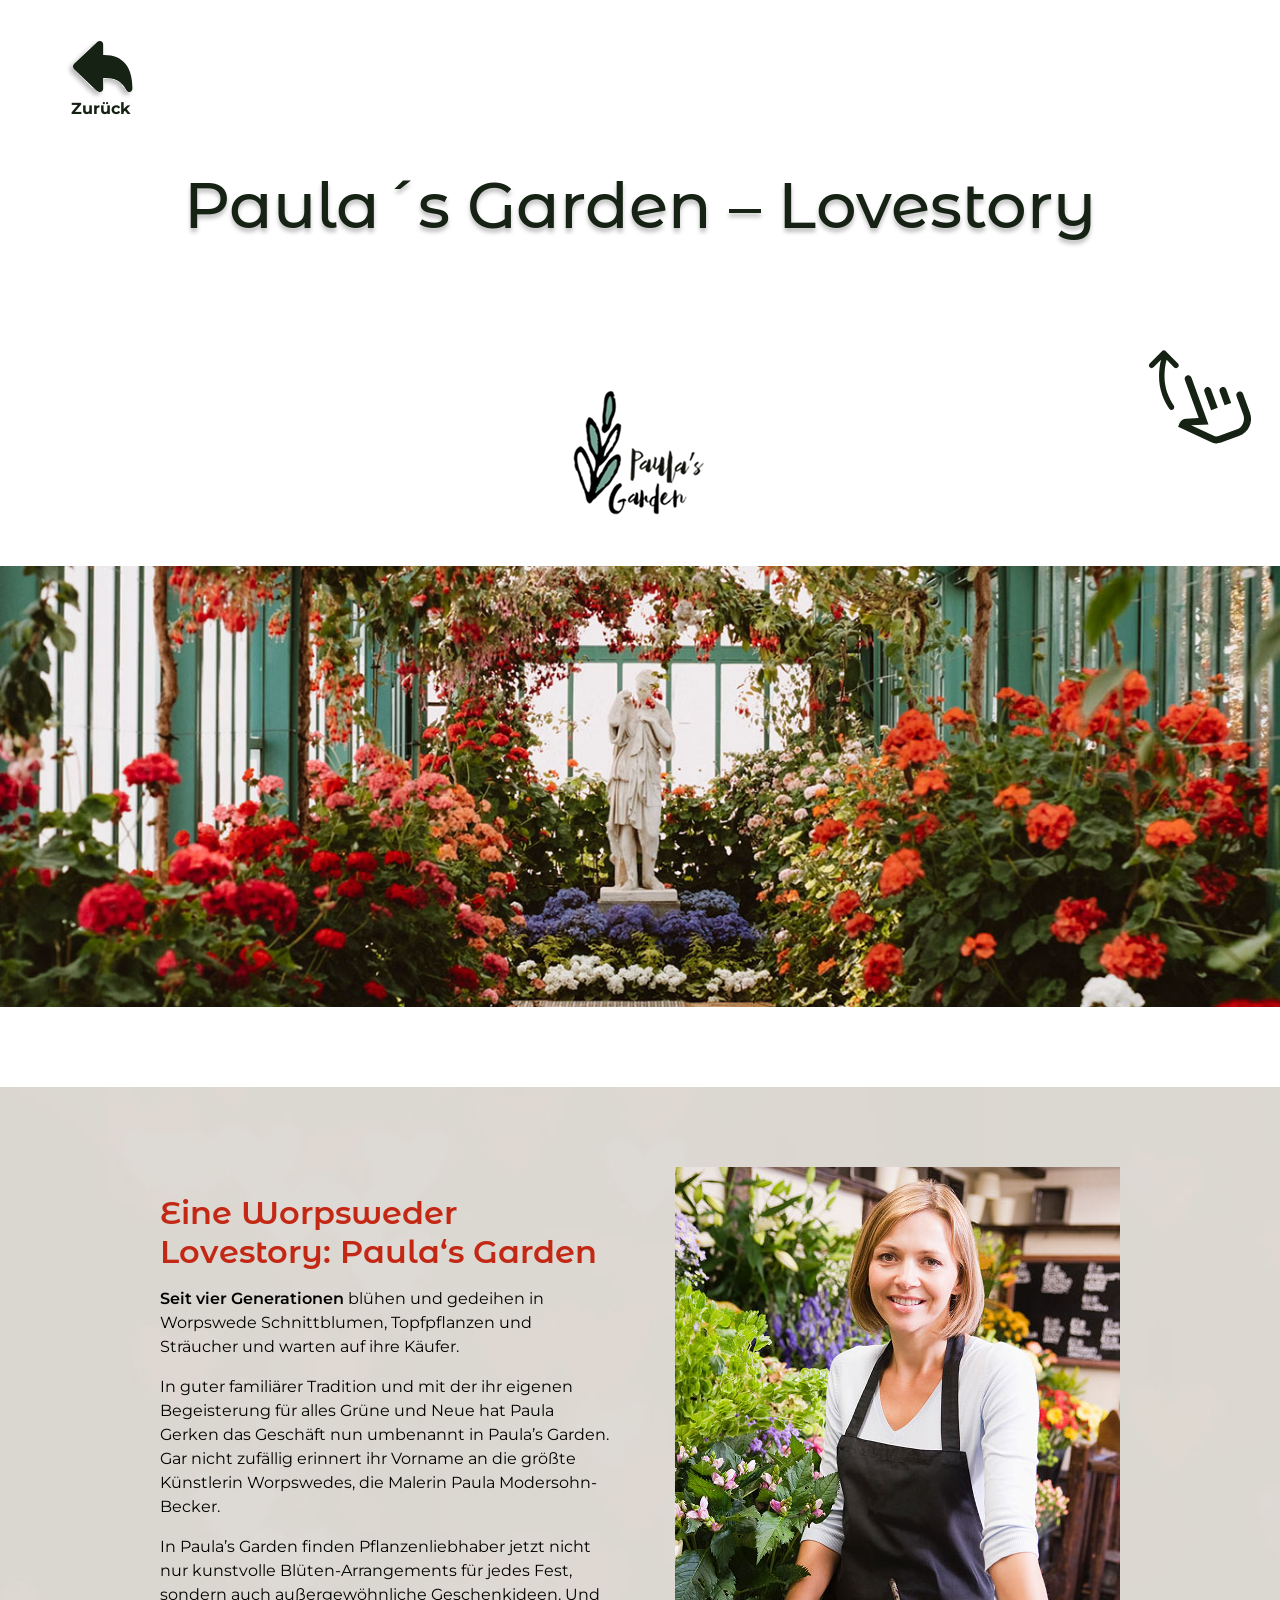
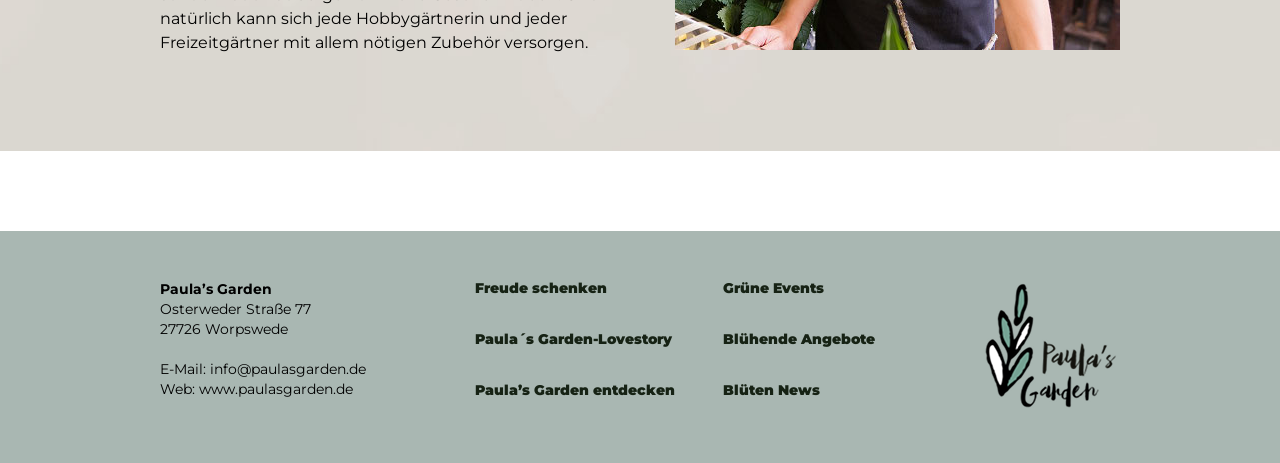
<file: paulas_lovestory.html>
<!DOCTYPE html>
<html lang="de">
<head>
  <meta charset="UTF-8">
  <meta name="viewport" content="width=device-width, initial-scale=1.0">
  <title>Paula’s Garden - Lovestory</title>
  <link href="https://fonts.googleapis.com/css2?family=Montserrat:wght@400;600&family=Montserrat+Alternates:wght@500;600&display=swap" rel="stylesheet">
  <style>
    html { font-size: 16px; }
    body {
      font-family: 'Montserrat', sans-serif;
      background: #fff;
      color: #000;
      max-width: 85.375rem; /* 1366px */
      margin: 0 auto;
    }

    .container {
      display: grid;
      grid-template-columns:  1fr 2fr 2fr 2fr 1fr;
      grid-template-rows: auto 14rem 14rem auto 1fr auto;
      grid-template-areas:
              "back . .  . ."
              ". zag zag zag ."
              ". . log . icon"
              "wide wide wide wide wide"
              ". sect sect sect ."
              ". foot foot foot .";
      gap: 0rem;
    }

    /* Grid Areas */
    .back-button {
      display: flex;
      grid-area: back;
      flex-direction: column;
      justify-content: center;
      align-items: center;
      padding-top: 2.5rem;
      padding-left: 2.5rem;
    }

    a {
      text-decoration: none;
      font-family: 'Montserrat', sans-serif;
      color: #162214;
      font-weight: bolder;

    }
    h1 {
      grid-area: zag;
      font-family: 'Montserrat Alternates', sans-serif;
      font-size: 4rem;
      font-weight: 500;
      color: #162214;
      text-shadow: 0 0.25rem 0.25rem rgba(0,0,0,0.25);
      margin-top: 3rem;
      text-align: center;
    }

    .background {
      grid-area: wide;
      width: 100%;
      margin: 0 auto;
    }
    .logo{
      display: flex;
      grid-area: log;
      justify-self:  center;
      align-self:  center;
    }
    .swipe{
      display: flex;
      grid-area: icon;
      justify-self:  center;
    }

    .background_section {
      display: grid;
      grid-row: 5/6;
      grid-column: 1/-1;
      background: url("img/lovestory/image-51.jpg") center/cover no-repeat;
      padding: 4rem 2rem;
      z-index: 1;
      margin-top: 5rem;
      margin-bottom: 5rem;
    }

    .section {
      grid-area: sect;
      display: flex;
      justify-content: space-around;
      gap: 4rem;
      padding-top: 5rem;
      padding-bottom: 5rem;
      z-index: 2;
      margin-top: 5rem;
      margin-bottom: 5rem;
    }


    .footer_bg {
      grid-row: 6/7;
      grid-column: 1/-1;
      background: #A9B7B2;
    }


    footer {
      grid-area: foot;
      justify-content: space-around;
      padding-top: 3rem;
      padding-bottom: 3rem;
    }

    /* Typografie */
    .section h2 {
      font-family: 'Montserrat Alternates', sans-serif;
      font-size: 2rem;
      font-weight: 600;
      color: #C32814;
      margin-bottom: 1rem;
    }
    .section p { font-size: 1rem; line-height: 1.5rem; margin-bottom: 1rem; }
    .section strong { font-weight: 600; }

    /* Footer */
    .footer-grid {
      display: flex;
      justify-content: space-between;

    }
    .footer-info {
      font-size: 0.875rem;
      line-height: 1.25rem;
    }

    .footer-links {
      display: grid;
      grid-template-columns: repeat(2, auto);
      column-gap: 3rem;
      row-gap: 1rem;
      font-size: 0.875rem;
      font-weight: 600;
    }

    .footer-logo {
      display: flex;
      justify-content: center; }

    /* Responsive */
    @media (max-width: 62rem) {
      .section { grid-template-columns: 1fr; }
      .footer-grid { grid-template-columns: 1fr; }
      .footer-links { grid-template-columns: 1fr; }
    }
  </style>
</head>
<body>

<div class="container">
  <div class="back-button">
    <img src="img/lovestory/Vector.svg" alt="Zurück">
    <a href="index.html">Zurück</a>
  </div>
  <h1>Paula´s Garden – Lovestory</h1>

  <img src="img/lovestory/Logo 1.png" alt="Logo" class="logo">
  <img src="img/lovestory/Frame.svg" alt="Swipe" class="swipe">

  <img class="background" src="img/lovestory/image-50.jpg" alt="Hero Bild">



  <div class="background_section"></div>

    <section class="section">
      <div>
        <h2>Eine Worpsweder Lovestory: Paula‘s Garden</h2>
        <p><strong>Seit vier Generationen</strong> blühen und gedeihen in Worpswede
          Schnittblumen, Topfpflanzen und Sträucher und warten
          auf ihre Käufer.</p>
        <p>In guter familiärer Tradition und mit der ihr eigenen
          Begeisterung für alles Grüne und Neue hat Paula Gerken
          das Geschäft nun umbenannt in Paula’s Garden. Gar nicht
          zufällig erinnert ihr Vorname an die größte Künstlerin
          Worpswedes, die Malerin Paula Modersohn-Becker.</p>
        <p>In Paula’s Garden finden Pflanzenliebhaber jetzt nicht nur
          kunstvolle Blüten-Arrangements für jedes Fest, sondern auch
          außergewöhnliche Geschenkideen. Und natürlich kann sich
          jede Hobbygärtnerin und jeder Freizeitgärtner mit allem
          nötigen Zubehör versorgen.</p>
      </div>
      <div>
        <img src="img/lovestory/Floristin.jpg" alt="Paula Bild">
      </div>
    </section>

  <div class="footer_bg"></div>
  <footer>
    <div class="footer-grid">
      <div class="footer-info">
        <strong>Paula’s Garden</strong><br>
        Osterweder Straße 77<br>
        27726 Worpswede<br><br>
        E-Mail: info@paulasgarden.de<br>
        Web: www.paulasgarden.de
      </div>
      <div class="footer-links">
        <a href="freude_schenken.html">Freude schenken</a>
        <a href="gruene events.html">Grüne Events</a>
        <a href="paulas_lovestory.html">Paula´s Garden-Lovestory</a>
        <a href="bluehende_angebote.html">Blühende Angebote</a>
        <a href="">Paula’s Garden entdecken</a>
        <a href="">Blüten News</a>
      </div>
      <div class="footer-logo">
        <img src="img/lovestory/Logo 1.png" alt="Logo">
      </div>
    </div>
  </footer>
</div>

</body>
</html>
</file>
